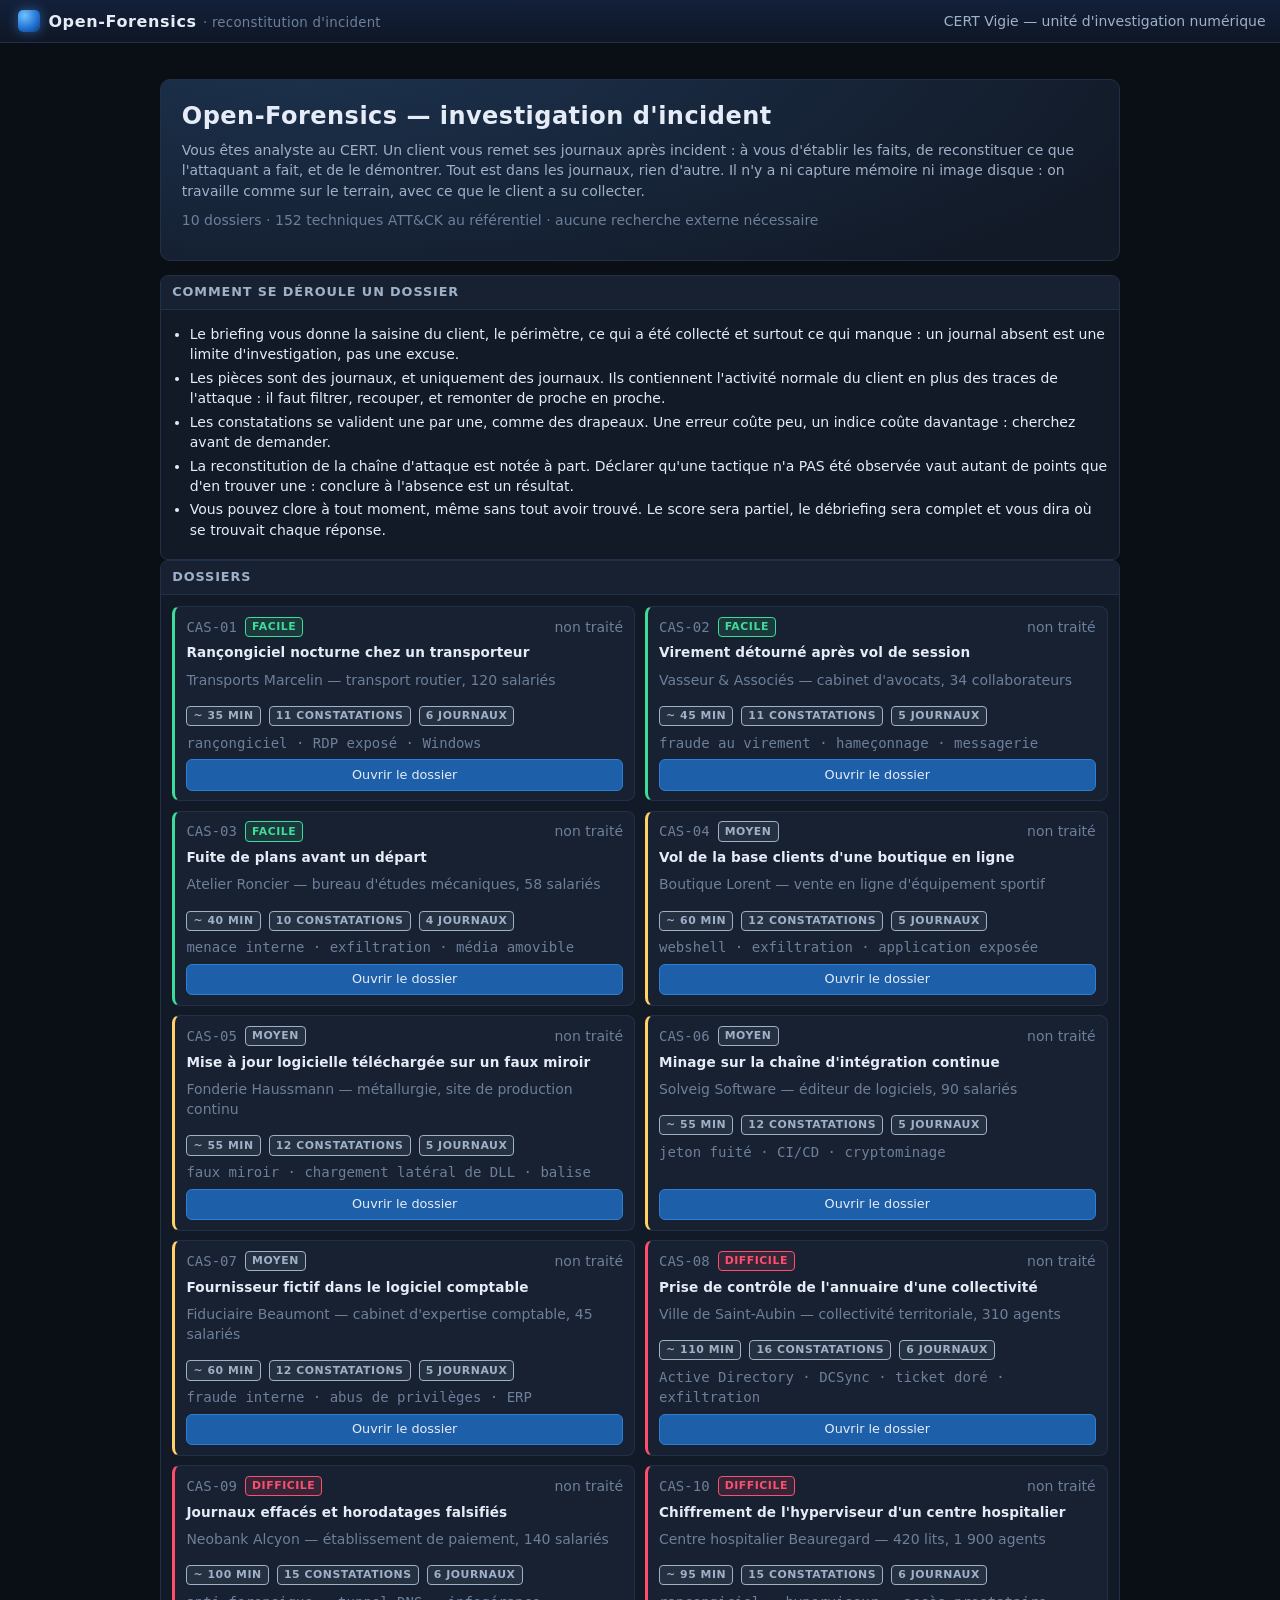
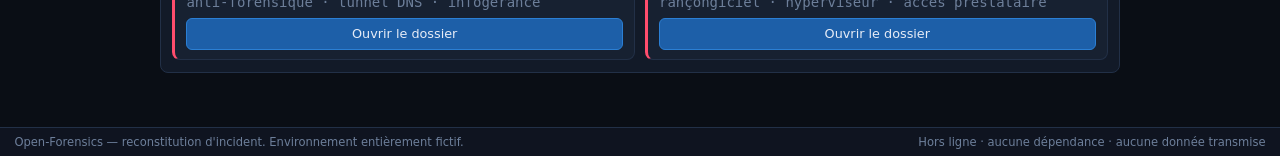
<file: index.html>
<!DOCTYPE html>
<html lang="fr">
<head>
<meta charset="utf-8">
<meta name="viewport" content="width=device-width, initial-scale=1">
<!--
  Politique de sécurité du contenu : aucune ressource externe, aucun script
  ni style en ligne, aucune connexion réseau possible depuis la page.
  Le schéma « file: » permet un usage hors serveur, en salle ou sur un poste
  isolé.
-->
<meta http-equiv="Content-Security-Policy" content="default-src 'none'; script-src 'self' file:; style-src 'self' file:; img-src 'self' file: data:; font-src 'self' file:; connect-src 'none'; form-action 'none'; base-uri 'none'; frame-ancestors 'none'; object-src 'none'">
<meta name="referrer" content="no-referrer">
<meta name="color-scheme" content="dark">
<meta name="description" content="Open-Forensics — simulateur d'investigation numérique : analyse de journaux, reconstitution de chaîne d'attaque et rapport CERT. Entièrement hors ligne.">
<title>Open-Forensics — investigation d'incident</title>
<link rel="stylesheet" href="css/openforensics.css">
</head>
<body>
<div id="app">
  <noscript>
    <p>Open-Forensics est un simulateur interactif : JavaScript doit être activé. Aucune donnée ne quitte votre navigateur.</p>
  </noscript>
</div>
<script src="js/util.js"></script>
<script src="js/data/referentiel.js"></script>
<script src="js/data/bruit.js"></script>
<script src="js/data/cas-01.js"></script>
<script src="js/data/cas-02.js"></script>
<script src="js/data/cas-03.js"></script>
<script src="js/data/cas-04.js"></script>
<script src="js/data/cas-05.js"></script>
<script src="js/data/cas-06.js"></script>
<script src="js/data/cas-07.js"></script>
<script src="js/data/cas-08.js"></script>
<script src="js/data/cas-09.js"></script>
<script src="js/data/cas-10.js"></script>
<script src="js/engine.js"></script>
<script src="js/ui.js"></script>
<script src="js/app.js"></script>
</body>
</html>
</file>
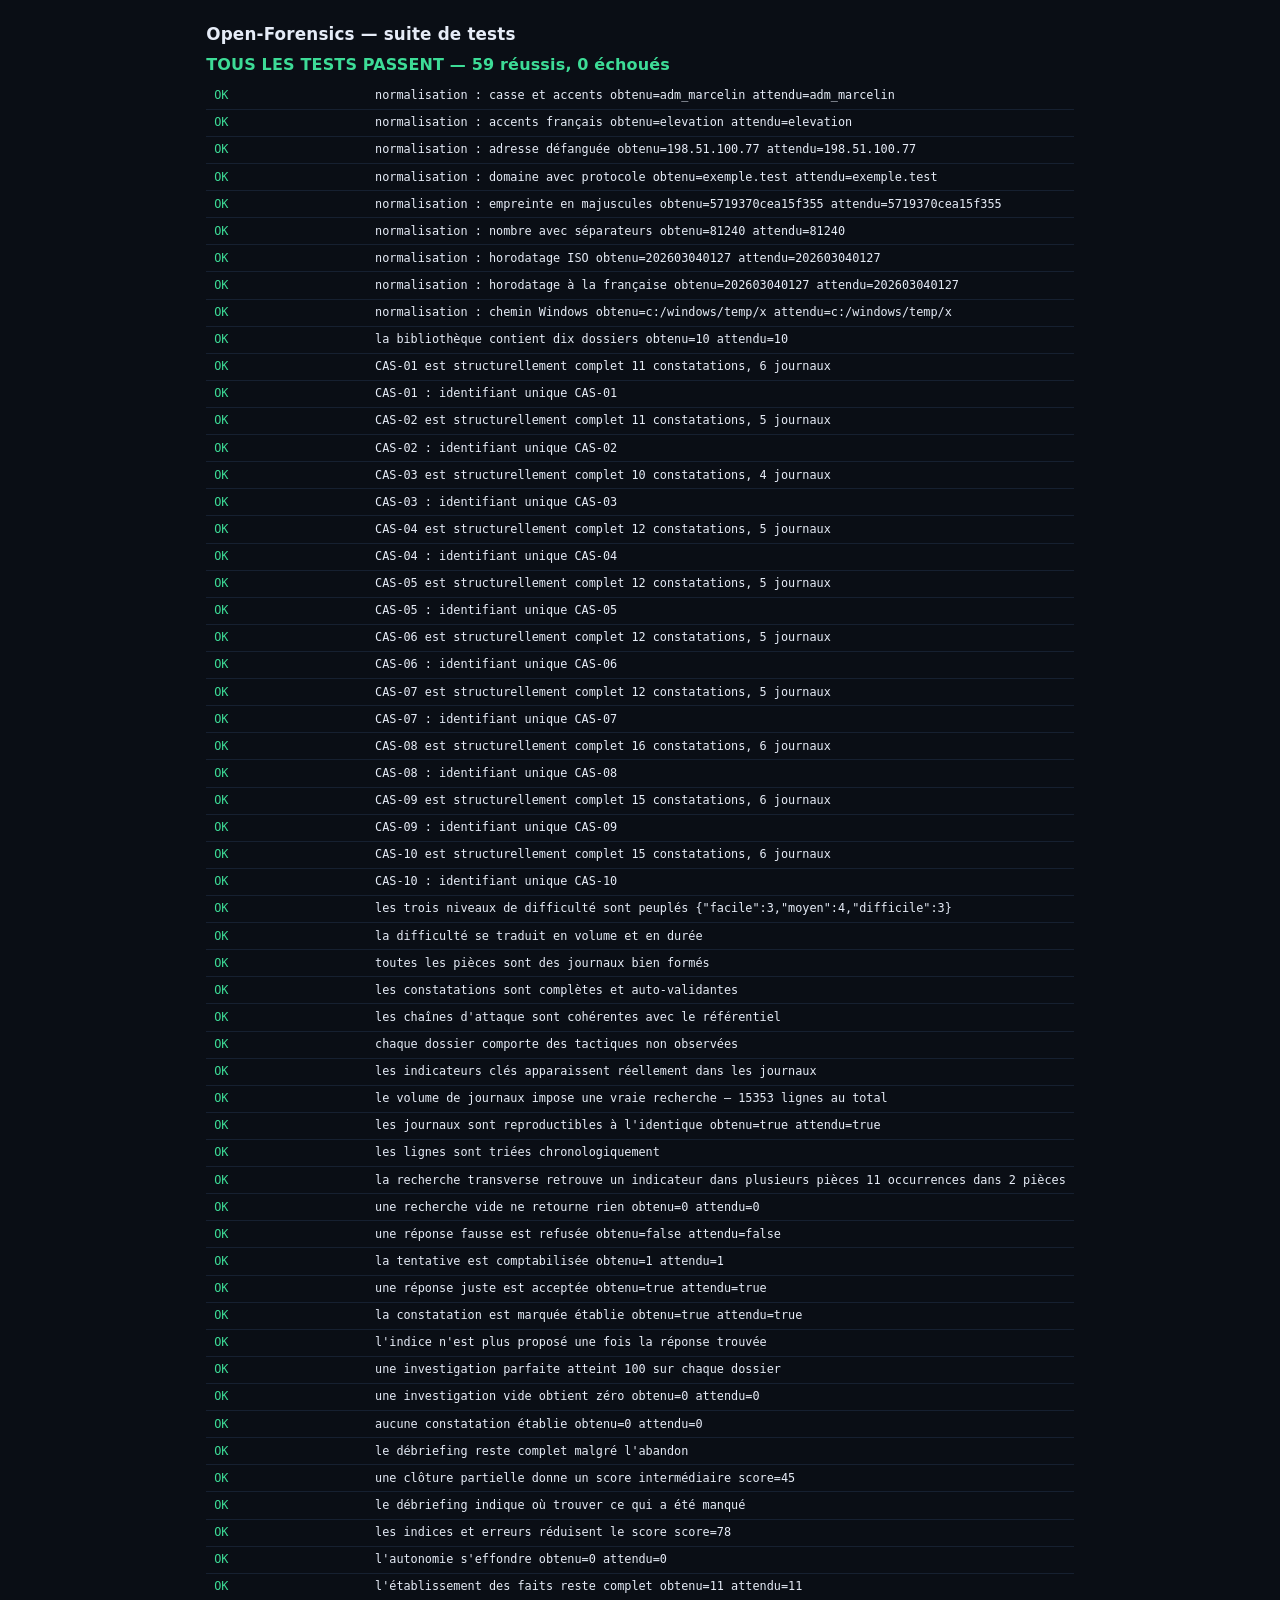
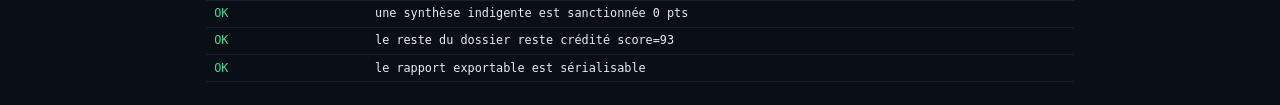
<file: tests/run.html>
<!DOCTYPE html>
<html lang="fr">
<head>
<meta charset="utf-8">
<meta name="viewport" content="width=device-width, initial-scale=1">
<meta http-equiv="Content-Security-Policy" content="default-src 'none'; script-src 'self' file:; style-src 'self' file:; connect-src 'none'; base-uri 'none'; form-action 'none'">
<title>Open-Forensics — tests</title>
<link rel="stylesheet" href="../css/openforensics.css">
</head>
<body>
<div id="app"><div class="home"><h1>Open-Forensics — suite de tests</h1><div id="out" class="log-list"></div></div></div>
<script src="../js/util.js"></script>
<script src="../js/data/referentiel.js"></script>
<script src="../js/data/bruit.js"></script>
<script src="../js/data/cas-01.js"></script>
<script src="../js/data/cas-02.js"></script>
<script src="../js/data/cas-03.js"></script>
<script src="../js/data/cas-04.js"></script>
<script src="../js/data/cas-05.js"></script>
<script src="../js/data/cas-06.js"></script>
<script src="../js/data/cas-07.js"></script>
<script src="../js/data/cas-08.js"></script>
<script src="../js/data/cas-09.js"></script>
<script src="../js/data/cas-10.js"></script>
<script src="../js/engine.js"></script>
<script src="../js/ui.js"></script>
<script src="tests.js"></script>
</body>
</html>
</file>
<file: css/openforensics.css>
/* Open-Forensics — feuille de style unique, aucune ressource externe. */

:root {
  --bg: #0a0e15;
  --bg-2: #0f1420;
  --panel: #121a28;
  --panel-2: #172131;
  --panel-3: #1d2939;
  --line: #223047;
  --line-2: #2d3f5a;
  --txt: #e6ecf7;
  --txt-2: #9fb0c9;
  --txt-3: #6d7f9a;
  --accent: #4da3ff;
  --accent-dim: #1b3a63;
  --ok: #3ddc97;
  --crit: #ff4d6d;
  --high: #ff9f43;
  --med: #ffd166;
  --low: #56cfe1;
  --info: #8ba3d0;
  --shadow: 0 10px 30px rgba(0, 0, 0, .45);
  --mono: ui-monospace, "DejaVu Sans Mono", "Cascadia Mono", Menlo, Consolas, monospace;
  --sans: system-ui, -apple-system, "Segoe UI", Roboto, "Helvetica Neue", Arial, sans-serif;
  color-scheme: dark;
}

* { box-sizing: border-box; }

html, body {
  height: 100%;
}

body {
  margin: 0;
  background: var(--bg);
  color: var(--txt);
  font-family: var(--sans);
  font-size: 14px;
  line-height: 1.45;
  -webkit-font-smoothing: antialiased;
}

#app {
  display: flex;
  flex-direction: column;
  min-height: 100vh;
}

h1, h2, h3, h4 { margin: 0 0 .4rem; font-weight: 650; letter-spacing: .01em; }
h1 { font-size: 1.05rem; }
h2 { font-size: 1rem; }
h3 { font-size: .92rem; }
h4 { font-size: .82rem; color: var(--txt-2); text-transform: uppercase; letter-spacing: .08em; }
p { margin: 0 0 .6rem; }
a { color: var(--accent); }

.mono { font-family: var(--mono); }
.muted { color: var(--txt-2); }
.dim { color: var(--txt-3); }
.nowrap { white-space: nowrap; }
.center { text-align: center; }
.right { text-align: right; }
.grow { flex: 1 1 auto; }
.hidden { display: none !important; }

/* ---------- Barre supérieure ---------- */

.topbar {
  display: flex;
  align-items: center;
  gap: 1rem;
  padding: .5rem .9rem;
  background: linear-gradient(180deg, #13203a, #0f1726);
  border-bottom: 1px solid var(--line);
  position: sticky;
  top: 0;
  z-index: 20;
  flex-wrap: wrap;
}

.brand {
  display: flex;
  align-items: center;
  gap: .55rem;
  font-weight: 700;
  letter-spacing: .04em;
  /* Le logo est un bouton de retour à l'accueil : on neutralise le style natif. */
  appearance: none;
  -webkit-appearance: none;
  background: transparent;
  border: 0;
  padding: .1rem .2rem;
  margin: 0;
  color: inherit;
  font-family: inherit;
  font-size: 1rem;
  border-radius: 6px;
  cursor: pointer;
}

.brand:hover { background: rgba(255, 255, 255, .06); }

/* Cartes de sélection de scénario */
.card.pick { cursor: pointer; }
.card.pick:hover { background: var(--panel-3); }
.card.pick.picked { outline: 1px solid var(--accent); background: rgba(77, 163, 255, .1); }
.card.pick input { width: auto; margin: 0 .2rem 0 0; }
.card.pick h3 { margin: 0; }

.brand-mark {
  width: 22px; height: 22px;
  border-radius: 5px;
  background: radial-gradient(circle at 30% 25%, #6fc3ff, #1f6fd0 60%, #123a6b);
  box-shadow: 0 0 12px rgba(77, 163, 255, .45);
  flex: none;
}

.brand small { color: var(--txt-3); font-weight: 500; letter-spacing: .02em; }

.clock {
  font-family: var(--mono);
  font-size: 1.15rem;
  font-weight: 700;
  padding: .1rem .5rem;
  border: 1px solid var(--line-2);
  border-radius: 6px;
  background: #0b1220;
}

.clock.warn { color: var(--med); border-color: #6b5a1f; }
.clock.danger { color: var(--crit); border-color: #6b2130; }

.metrics { display: flex; gap: .45rem; flex-wrap: wrap; }

.metric {
  background: var(--panel);
  border: 1px solid var(--line);
  border-radius: 6px;
  padding: .15rem .5rem;
  font-size: .74rem;
  display: flex;
  gap: .4rem;
  align-items: baseline;
}
.metric b { font-family: var(--mono); font-size: .9rem; }
.metric.alert b { color: var(--crit); }

/* ---------- Navigation ---------- */

.tabs {
  display: flex;
  gap: .2rem;
  padding: 0 .9rem;
  background: var(--bg-2);
  border-bottom: 1px solid var(--line);
  overflow-x: auto;
}

.tab {
  appearance: none;
  background: transparent;
  border: 0;
  border-bottom: 2px solid transparent;
  color: var(--txt-2);
  font: inherit;
  font-size: .84rem;
  padding: .55rem .8rem;
  cursor: pointer;
  white-space: nowrap;
  display: flex;
  align-items: center;
  gap: .4rem;
}
.tab:hover { color: var(--txt); background: rgba(255, 255, 255, .03); }
.tab[aria-selected="true"] { color: var(--txt); border-bottom-color: var(--accent); }
.tab .pill { background: var(--crit); color: #12070b; border-radius: 999px; font-size: .68rem; font-weight: 700; padding: 0 .35rem; }

main { flex: 1 1 auto; padding: .8rem .9rem 2rem; }

/* ---------- Panneaux / mise en page ---------- */

.split {
  display: grid;
  grid-template-columns: minmax(340px, 460px) minmax(0, 1fr);
  gap: .8rem;
  align-items: start;
}
@media (max-width: 1000px) { .split { grid-template-columns: 1fr; } }

.panel {
  background: var(--panel);
  border: 1px solid var(--line);
  border-radius: 8px;
  overflow: hidden;
}

.panel > header {
  display: flex;
  align-items: center;
  gap: .5rem;
  padding: .45rem .7rem;
  background: var(--panel-2);
  border-bottom: 1px solid var(--line);
  font-size: .8rem;
  font-weight: 650;
  text-transform: uppercase;
  letter-spacing: .07em;
  color: var(--txt-2);
  flex-wrap: wrap;
}

/* Les contrôles placés dans un en-tête de panneau ne suivent pas sa casse. */
.panel > header .choice,
.panel > header .btn { text-transform: none; letter-spacing: 0; font-weight: 500; }

.panel-body { padding: .7rem; }
.panel-body.tight { padding: 0; }
.scroll-y { max-height: 62vh; overflow-y: auto; }
.scroll-x { overflow-x: auto; }

.stack { display: flex; flex-direction: column; gap: .7rem; }
.row { display: flex; gap: .5rem; align-items: center; flex-wrap: wrap; }

/* ---------- Tableaux ---------- */

table { border-collapse: collapse; width: 100%; font-size: .8rem; }
th {
  text-align: left;
  font-size: .7rem;
  text-transform: uppercase;
  letter-spacing: .07em;
  color: var(--txt-3);
  padding: .4rem .55rem;
  border-bottom: 1px solid var(--line);
  background: var(--panel-2);
  position: sticky;
  top: 0;
  z-index: 1;
}
td { padding: .38rem .55rem; border-bottom: 1px solid rgba(34, 48, 71, .6); vertical-align: top; }
tbody tr.clickable { cursor: pointer; }
tbody tr.clickable:hover { background: rgba(77, 163, 255, .07); }
tbody tr.selected { background: rgba(77, 163, 255, .13); }
tbody tr.dead td { opacity: .55; }

/* ---------- Badges ---------- */

.badge {
  display: inline-block;
  font-size: .68rem;
  font-weight: 700;
  letter-spacing: .05em;
  text-transform: uppercase;
  padding: .08rem .38rem;
  border-radius: 4px;
  border: 1px solid currentColor;
  white-space: nowrap;
}
.sev-critical { color: var(--crit); background: rgba(255, 77, 109, .12); }
.sev-high { color: var(--high); background: rgba(255, 159, 67, .12); }
.sev-medium { color: var(--med); background: rgba(255, 209, 102, .12); }
.sev-low { color: var(--low); background: rgba(86, 207, 225, .12); }
.st-new { color: #ffffff; background: rgba(255, 255, 255, .1); }
.st-open { color: var(--accent); background: rgba(77, 163, 255, .12); }
.st-closed { color: var(--txt-3); background: rgba(109, 127, 154, .12); }
.tag-ok { color: var(--ok); background: rgba(61, 220, 151, .12); }
.tag-bad { color: var(--crit); background: rgba(255, 77, 109, .12); }
.tag-neutral { color: var(--txt-2); background: rgba(159, 176, 201, .1); }

.flag-malicious { color: var(--crit); }
.flag-suspect { color: var(--high); }
.flag-normal { color: var(--txt-3); }

/* ---------- Boutons / formulaires ---------- */

button, select, input, textarea {
  font: inherit;
  color: var(--txt);
}

.btn {
  appearance: none;
  background: var(--panel-3);
  border: 1px solid var(--line-2);
  border-radius: 6px;
  padding: .34rem .7rem;
  font-size: .8rem;
  cursor: pointer;
  display: inline-flex;
  align-items: center;
  gap: .35rem;
}
.btn:hover { background: #243450; }
.btn:disabled { opacity: .45; cursor: not-allowed; }
.btn-primary { background: #1d5fa8; border-color: #2b7fd4; }
.btn-primary:hover { background: #2470c4; }
.btn-danger { background: #6d1d2c; border-color: #a5303f; }
.btn-danger:hover { background: #8a2436; }
.btn-warn { background: #6a4a13; border-color: #a2731f; }
.btn-warn:hover { background: #855d18; }
.btn-ghost { background: transparent; }
.btn-sm { padding: .15rem .45rem; font-size: .72rem; }
.btn-block { width: 100%; justify-content: center; }

input[type="text"], input[type="number"], select, textarea {
  background: #0b1220;
  border: 1px solid var(--line-2);
  border-radius: 6px;
  padding: .35rem .5rem;
  width: 100%;
}
textarea { resize: vertical; min-height: 5.5rem; font-family: var(--mono); font-size: .8rem; }
/* Contour de focus : la première règle sert de repli aux navigateurs qui
 * ignorent :focus-visible ; les deux suivantes affinent là où il existe. */
input:focus, select:focus, textarea:focus, .btn:focus, .tab:focus, .brand:focus, tr.clickable:focus {
  outline: 2px solid var(--accent);
  outline-offset: 1px;
}

.btn:focus:not(:focus-visible), .tab:focus:not(:focus-visible), .brand:focus:not(:focus-visible), tr.clickable:focus:not(:focus-visible) {
  outline: none;
}

input:focus-visible, select:focus-visible, textarea:focus-visible, .btn:focus-visible, .tab:focus-visible, .brand:focus-visible, tr.clickable:focus-visible {
  outline: 2px solid var(--accent);
  outline-offset: 1px;
}

fieldset { border: 1px solid var(--line); border-radius: 6px; margin: 0 0 .6rem; padding: .5rem .6rem; }
legend { font-size: .72rem; text-transform: uppercase; letter-spacing: .07em; color: var(--txt-2); padding: 0 .3rem; }
label { font-size: .8rem; }
.field { margin-bottom: .55rem; }
.field > label { display: block; margin-bottom: .2rem; color: var(--txt-2); font-size: .75rem; text-transform: uppercase; letter-spacing: .06em; }
.choices { display: flex; gap: .4rem; flex-wrap: wrap; }
.choice {
  border: 1px solid var(--line-2);
  border-radius: 6px;
  padding: .3rem .55rem;
  cursor: pointer;
  display: flex;
  align-items: center;
  gap: .35rem;
  background: #0b1220;
  font-size: .8rem;
}
.choice input { width: auto; }
.choice.on { border-color: var(--accent); background: rgba(77, 163, 255, .12); }
.field input + select, .field select + .counter { margin-top: .3rem; }
optgroup { color: var(--txt-2); font-style: normal; font-weight: 650; background: var(--panel-2); }
optgroup option { color: var(--txt); font-weight: 400; }

.counter { font-family: var(--mono); font-size: .72rem; color: var(--txt-3); }
.counter.bad { color: var(--crit); }

/* ---------- Journaux brut ---------- */

.log-list { font-family: var(--mono); font-size: .74rem; }
.log-line {
  padding: .28rem .5rem;
  border-bottom: 1px solid rgba(34, 48, 71, .55);
  display: grid;
  grid-template-columns: 64px 152px minmax(0, 1fr);
  gap: .55rem;
  word-break: break-word;
}
.log-line .lt { color: var(--txt-3); }
.log-line .ls { color: var(--accent); white-space: nowrap; overflow: hidden; text-overflow: ellipsis; }
.log-line.hit { background: rgba(255, 209, 102, .07); }
.log-line.evi { border-left: 2px solid var(--high); }

.kv { display: grid; grid-template-columns: max-content minmax(0, 1fr); gap: .2rem .7rem; font-size: .8rem; }
.kv dt { color: var(--txt-3); text-transform: uppercase; font-size: .68rem; letter-spacing: .06em; padding-top: .15rem; }
.kv dd { margin: 0; font-family: var(--mono); font-size: .78rem; word-break: break-word; }

.tree { font-family: var(--mono); font-size: .76rem; }
.tree-node { padding: .2rem .3rem; border-left: 1px solid var(--line-2); }
.tree-node .cmd { color: var(--txt-2); display: block; word-break: break-all; }

.note {
  border-left: 3px solid var(--accent);
  background: rgba(77, 163, 255, .07);
  padding: .4rem .6rem;
  border-radius: 0 6px 6px 0;
  font-size: .8rem;
  margin-bottom: .4rem;
}
.note.warn { border-left-color: var(--high); background: rgba(255, 159, 67, .07); }
.note.bad { border-left-color: var(--crit); background: rgba(255, 77, 109, .07); }
.note.good { border-left-color: var(--ok); background: rgba(61, 220, 151, .07); }

ul.compact { margin: .2rem 0 .5rem; padding-left: 1.1rem; }
ul.compact li { margin-bottom: .2rem; }

/* ---------- Écran d'accueil ---------- */

.home { max-width: 960px; margin: 1.4rem auto; }
.hero {
  border: 1px solid var(--line);
  border-radius: 10px;
  background: radial-gradient(900px 300px at 15% -20%, rgba(77, 163, 255, .18), transparent), var(--panel);
  padding: 1.2rem 1.3rem;
  margin-bottom: .9rem;
}
.hero h1 { font-size: 1.5rem; letter-spacing: .02em; }
.grid-2 { display: grid; grid-template-columns: repeat(auto-fit, minmax(260px, 1fr)); gap: .8rem; }
.cards { display: grid; grid-template-columns: repeat(auto-fill, minmax(230px, 1fr)); gap: .6rem; }
.card {
  border: 1px solid var(--line);
  border-radius: 8px;
  background: var(--panel-2);
  padding: .6rem .7rem;
}
.card h3 { font-size: .85rem; }
.diff-facile { border-left: 3px solid var(--ok); }
.diff-moyen { border-left: 3px solid var(--med); }
.diff-difficile { border-left: 3px solid var(--crit); }

/* ---------- Modale ---------- */

.overlay {
  position: fixed;
  inset: 0;
  background: rgba(4, 7, 12, .72);
  display: flex;
  align-items: flex-start;
  justify-content: center;
  padding: 3vh 1rem;
  overflow-y: auto;
  z-index: 50;
}
.modal {
  width: min(760px, 100%);
  background: var(--panel);
  border: 1px solid var(--line-2);
  border-radius: 10px;
  box-shadow: var(--shadow);
}
.modal > header {
  display: flex;
  align-items: center;
  gap: .6rem;
  padding: .6rem .8rem;
  border-bottom: 1px solid var(--line);
  background: var(--panel-2);
  border-radius: 10px 10px 0 0;
}
.modal > header h2 { margin: 0; }
.modal-body { padding: .8rem; }
.modal-foot { display: flex; gap: .5rem; justify-content: flex-end; padding: .7rem .8rem; border-top: 1px solid var(--line); background: var(--panel-2); border-radius: 0 0 10px 10px; flex-wrap: wrap; }

/* ---------- Toasts ---------- */

.toasts { position: fixed; right: .8rem; bottom: .8rem; display: flex; flex-direction: column; gap: .4rem; z-index: 60; max-width: 380px; }
.toast {
  background: var(--panel-3);
  border: 1px solid var(--line-2);
  border-left: 3px solid var(--accent);
  border-radius: 6px;
  padding: .45rem .6rem;
  font-size: .8rem;
  box-shadow: var(--shadow);
}
.toast.bad { border-left-color: var(--crit); }
.toast.good { border-left-color: var(--ok); }
.toast.warn { border-left-color: var(--high); }

/* ---------- Score / débrief ---------- */

.score-hero { display: flex; gap: 1.2rem; align-items: center; flex-wrap: wrap; }
.score-ring {
  width: 118px; height: 118px; border-radius: 50%;
  display: grid; place-items: center;
  background: #1b2536;
  background: conic-gradient(var(--accent) calc(var(--pct) * 1%), #1b2536 0);
  flex: none;
  border: 1px solid var(--line-2);
}
.score-ring > div {
  width: 92px; height: 92px; border-radius: 50%; background: var(--panel);
  display: flex; flex-direction: column; align-items: center; justify-content: center;
  text-align: center;
}
.score-ring b { font-size: 1.6rem; font-family: var(--mono); display: block; line-height: 1; }
.grade { font-size: 2.6rem; font-weight: 800; line-height: 1; }
.bars { display: flex; flex-direction: column; gap: .35rem; }
.bar-row { display: grid; grid-template-columns: 190px 1fr 52px; gap: .5rem; align-items: center; font-size: .78rem; }
.bar { height: 9px; background: #1b2536; border-radius: 999px; overflow: hidden; }
.bar > i { display: block; height: 100%; background: linear-gradient(90deg, #2b7fd4, #6fc3ff); }
.bar.b-bad > i { background: linear-gradient(90deg, #a5303f, #ff6d84); }
.bar.b-mid > i { background: linear-gradient(90deg, #a2731f, #ffc46b); }
pre.export {
  font-family: var(--mono);
  font-size: .7rem;
  background: #080c14;
  border: 1px solid var(--line);
  border-radius: 6px;
  padding: .6rem;
  max-height: 300px;
  overflow: auto;
  white-space: pre-wrap;
  word-break: break-all;
}

.pressure { height: 6px; width: 120px; background: #1b2536; border-radius: 999px; overflow: hidden; }
.pressure > i { display: block; height: 100%; background: linear-gradient(90deg, #3ddc97, #ffd166 55%, #ff4d6d); }

.footbar {
  border-top: 1px solid var(--line);
  background: var(--bg-2);
  padding: .35rem .9rem;
  font-size: .72rem;
  color: var(--txt-3);
  display: flex;
  gap: 1rem;
  flex-wrap: wrap;
}

@media print { .topbar, .tabs, .footbar, .btn { display: none !important; } body { background: #fff; color: #000; } }

/* ------------------------------------------------------------------ */
/* Spécifique à Open-Forensics                                         */
/* ------------------------------------------------------------------ */

.home.wide { max-width: 1320px; }

.split.split-wide { grid-template-columns: minmax(320px, 400px) minmax(0, 1fr); }
@media (max-width: 1100px) { .split.split-wide { grid-template-columns: 1fr; } }

/* Les journaux n'ont que deux colonnes : horodatage et message. */
.log-line { grid-template-columns: 152px minmax(0, 1fr); }
.hit-mark { background: rgba(255, 209, 102, .28); color: #fff3cf; border-radius: 2px; }

/* Liste des pièces */
.ev-item {
  display: block;
  width: 100%;
  text-align: left;
  appearance: none;
  background: transparent;
  border: 0;
  border-left: 2px solid transparent;
  border-bottom: 1px solid rgba(34, 48, 71, .6);
  padding: .45rem .7rem;
  font: inherit;
  color: var(--txt);
  cursor: pointer;
}
.ev-item:hover { background: rgba(77, 163, 255, .07); }
.ev-item.on { border-left-color: var(--accent); background: rgba(77, 163, 255, .12); }
.ev-item .dim { font-size: .72rem; }

#ev-list h4, #g-results h4 { margin: .6rem .7rem .2rem; }
#g-results { max-height: 34vh; }

/* Cartes de dossier */
.case-grid { grid-template-columns: repeat(auto-fill, minmax(320px, 1fr)); }
.case-card { display: flex; flex-direction: column; gap: .4rem; }
.case-card h3 { margin: 0; }
.case-card .btn { margin-top: auto; }

/* Cartes de constatation */
.q-card { border-left: 3px solid var(--line-2); }
.q-card.solved { border-left-color: var(--ok); }
.q-card.missed { border-left-color: var(--crit); }
.q-card header { font-size: .72rem; }

textarea.tall { min-height: 11rem; }

td > select { min-width: 200px; }
</file>
